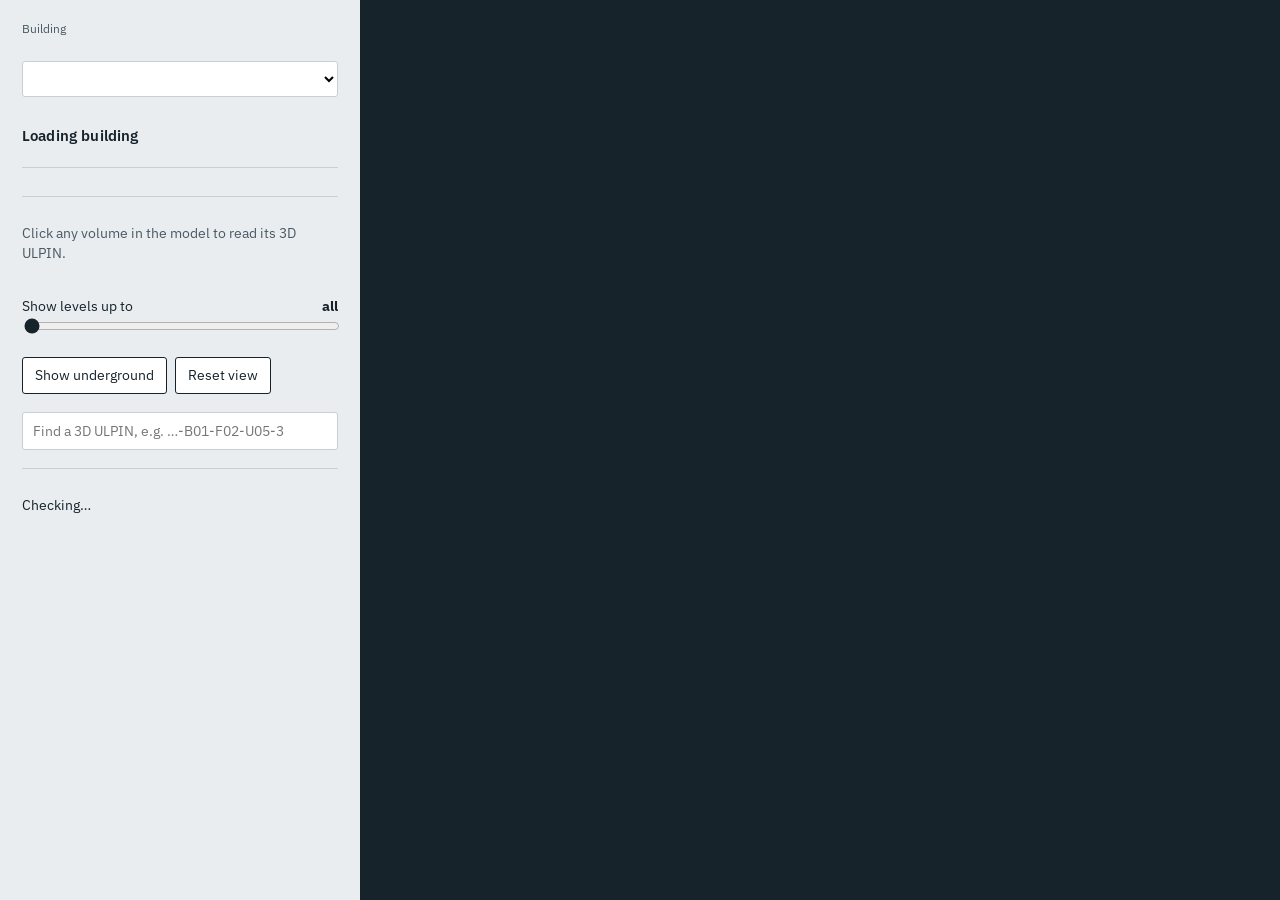
<file: web/index.html>
<!doctype html>
<html lang="en">
<head>
<meta charset="utf-8">
<meta name="viewport" content="width=device-width, initial-scale=1">
<title>3D ULPIN viewer</title>
<link rel="preconnect" href="https://fonts.googleapis.com">
<link href="https://fonts.googleapis.com/css2?family=IBM+Plex+Sans:wght@400;500;600&display=swap" rel="stylesheet">
<link href="https://cesium.com/downloads/cesiumjs/releases/1.119/Build/Cesium/Widgets/widgets.css" rel="stylesheet">
<script src="https://cesium.com/downloads/cesiumjs/releases/1.119/Build/Cesium/Cesium.js"></script>
<style>
  :root{
    --paper:#E9EDF0; --ink:#16232B; --ink-2:#4A5A64; --rule:#C7CFD5;
    --red:#B8322F; --select:#F2C94C; --sand:#C9A66B; --ok:#2E7D5B;
    font-family:"IBM Plex Sans",system-ui,sans-serif;
  }
  *{box-sizing:border-box}
  html,body{margin:0;height:100%;background:var(--ink);color:var(--ink)}
  #cesium{position:absolute;inset:0}
  .cesium-viewer-bottom,.cesium-viewer-toolbar,.cesium-viewer-animationContainer,.cesium-viewer-timelineContainer{display:none!important}
  #panel{position:absolute;top:0;left:0;bottom:0;width:360px;max-width:100%;background:var(--paper);
         padding:20px 22px;overflow-y:auto;display:flex;flex-direction:column;gap:18px;font-size:14px;line-height:1.45}
  h1{font-size:15px;font-weight:600;margin:0;letter-spacing:.01em}
  h1 small{display:block;font-weight:400;color:var(--ink-2);margin-top:2px}
  .badge{display:inline-block;padding:1px 7px;border-radius:3px;font-size:11px;font-weight:600;vertical-align:middle}
  .badge.est{background:#F3E5B8;color:#9A6B00} .badge.sur{background:#D3EADF;color:var(--ok)}
  .facts{display:grid;grid-template-columns:auto 1fr;gap:3px 14px;margin:0;border-top:1px solid var(--rule);padding-top:10px}
  .facts dt{color:var(--ink-2)} .facts dd{margin:0;font-variant-numeric:tabular-nums}
  .flag{color:var(--ink-2);font-size:12px}
  #id{border-top:1px solid var(--rule);padding-top:12px}
  #id .empty{color:var(--ink-2)}
  .seg{display:flex;flex-wrap:wrap;gap:6px;align-items:flex-end}
  .seg div{background:#fff;border:1px solid var(--rule);border-radius:3px;padding:6px 7px;text-align:center}
  .seg div:first-child{flex-basis:100%}
  .seg b{display:block;font-size:20px;font-weight:600;letter-spacing:.04em;font-variant-numeric:tabular-nums;white-space:nowrap}
  .seg div:first-child b{font-size:15px;letter-spacing:.06em}
  .seg span{font-size:11px;color:var(--ink-2)}
  .seg .check b{color:var(--ok)}
  .meaning{margin:8px 0 0;font-weight:500}
  label{display:flex;justify-content:space-between;align-items:center;gap:10px}
  input[type=range]{width:100%;accent-color:var(--ink)}
  input[type=checkbox]{accent-color:var(--ink);width:16px;height:16px}
  input[type=search]{width:100%;padding:8px 10px;border:1px solid var(--rule);border-radius:3px;font:inherit;background:#fff}
  input:focus-visible,button:focus-visible{outline:2px solid var(--ink);outline-offset:2px}
  button{font:inherit;padding:7px 12px;border:1px solid var(--ink);border-radius:3px;background:#fff;color:var(--ink);cursor:pointer}
  button[aria-pressed=true]{background:var(--ink);color:#fff}
  .row{display:flex;gap:8px;flex-wrap:wrap}
  #report{border-top:1px solid var(--rule);padding-top:12px}
  #report .clean{color:var(--ok);font-weight:500}
  #report .bad{color:var(--red);font-weight:500}
  #report ul{margin:6px 0 0;padding-left:18px} #report li{margin:3px 0}
  #report li button{padding:0;border:0;background:none;color:var(--red);text-decoration:underline;cursor:pointer}
  .legend{display:flex;gap:10px;flex-wrap:wrap;font-size:12px;color:var(--ink-2)}
  .legend i{display:inline-block;width:12px;height:12px;border-radius:2px;vertical-align:-2px;margin-right:4px}
  @media (max-width:640px){#panel{top:auto;height:52%;width:100%;border-top:1px solid var(--rule)}}
  @media (prefers-reduced-motion:reduce){*{transition:none!important}}
</style>
</head>
<body>
<div id="cesium"></div>
<aside id="panel" aria-label="Building and unit details">
  <label for="pick" style="margin:0 0 6px;font-size:12px;color:var(--ink-2)">Building</label>
  <select id="pick" aria-label="Choose a building" style="width:100%;padding:7px 8px;border:1px solid var(--rule);border-radius:3px;font:inherit;background:#fff;margin-bottom:10px"></select>
  <h1 id="title">Loading building<small id="subtitle"></small></h1>
  <dl class="facts" id="facts"></dl>

  <section id="id"><p class="empty">Click any volume in the model to read its 3D ULPIN.</p></section>

  <div>
    <label for="floor">Show levels up to <b id="floorName">all</b></label>
    <input id="floor" type="range" min="0" max="0" value="0" step="1">
  </div>

  <div class="row">
    <button id="under" aria-pressed="false">Show underground</button>
    <button id="reset">Reset view</button>
  </div>

  <form id="find" role="search"><input id="q" type="search" placeholder="Find a 3D ULPIN, e.g. …-B01-F02-U05-3" aria-label="Find a 3D ULPIN"></form>

  <section id="report"><p>Checking…</p></section>

  <div class="legend" id="legend"></div>
  <p class="flag" id="source"></p>
</aside>

<script>
const q = new URLSearchParams(location.search);
const PID = q.get("building");
const LEVEL_COLORS = ["#2F6F8F","#3A82A3","#4A95B5","#5FA8C5","#7ABBD3","#98CDE0","#B5DEEB","#D0ECF5"];
const SAND = "#C9A66B", RED = "#B8322F", SELECT = "#F2C94C";

Cesium.Ion.defaultAccessToken = undefined;
const viewer = new Cesium.Viewer("cesium", {
  // Free OpenStreetMap imagery, no Cesium ion token needed
  baseLayer: new Cesium.ImageryLayer(new Cesium.OpenStreetMapImageryProvider({url:"https://tile.openstreetmap.org/"})),
  baseLayerPicker:false, geocoder:false, homeButton:false, sceneModePicker:false,
  navigationHelpButton:false, animation:false, timeline:false, fullscreenButton:false, infoBox:false, selectionIndicator:false,
  contextOptions: { webgl: { preserveDrawingBuffer: true } },  // lets screenshots capture the canvas
});
viewer.scene.globe.translucency.enabled = true;
viewer.scene.globe.translucency.frontFaceAlpha = 1;
viewer.scene.screenSpaceCameraController.enableCollisionDetection = false;

const $ = s => document.querySelector(s);
const state = { units: [], levels: [], entities: new Map(), selected: null, findings: new Map(), bbox: null };

function levelIndex(code){ return state.levels.findIndex(l => l.level_code === code); }
function colorFor(p){
  if (state.findings.has(p.ulpin)) return RED;
  if (p.building_no === 0) return "#6B7280";
  if (p.level_code.startsWith("B")) return SAND;
  const above = state.levels.filter(l => !l.level_code.startsWith("B")).map(l => l.level_code);
  return LEVEL_COLORS[above.indexOf(p.level_code) % LEVEL_COLORS.length];
}

async function load(){
  const list = await (await fetch("/api/buildings")).json();
  if (!list.length){ $("#title").textContent = "No building found. Run the pipeline first."; return; }
  const b = list.find(x => x.pand_id === PID) || list[0];   // list is India first, newest first
  $("#pick").innerHTML = list.map(x => `<option value="${x.pand_id}" ${x.pand_id === b.pand_id ? "selected" : ""}>${x.india ? "" : "[NL] "}${x.label}${x.pand_id.endsWith("-broken") ? " (broken demo)" : ""} · ${x.accuracy}</option>`).join("");
  $("#pick").onchange = e => { location.search = "?building=" + encodeURIComponent(e.target.value); };
  document.title = `${b.label} · 3D ULPIN`;
  const [floors, units, report, meta] = await Promise.all([
    fetch(`/api/buildings/${b.pand_id}/floors`).then(r=>r.json()),
    fetch(`/api/buildings/${b.pand_id}/units`).then(r=>r.json()),
    fetch(`/api/buildings/${b.pand_id}/report`).then(r=>r.json()),
    fetch(`/api/buildings/${b.pand_id}/meta`).then(r=>r.json()),
  ]);
  state.levels = floors.features.map(f=>f.properties).sort((a,c)=>a.z_min-c.z_min);
  state.units = units.features;
  for (const f of report.findings) if (f.ulpin) state.findings.set(f.ulpin, [...(state.findings.get(f.ulpin)||[]), f]);

  $("#title").firstChild.textContent = b.label !== b.pand_id ? `${b.label}` : `Building ${b.pand_id}`;
  $("#subtitle").innerHTML = `<span class="badge ${meta.accuracy === 'estimated' ? 'est' : 'sur'}">${meta.accuracy}</span> ${b.year_built ? "Built " + b.year_built + ", " : ""}${b.roof_type || 'unknown'} roof`;
  if (meta.assumed && meta.assumed.length) $("#source").textContent = "Assumed, not measured: " + meta.assumed.join("; ") + ".";
  $("#facts").innerHTML = [
    ["Height", `${b.height_m.toFixed(1)} m`],
    ["Floors", `${state.levels.filter(l=>!l.level_code.startsWith("B")).length} above ground, ${state.levels.filter(l=>l.level_code.startsWith("B")).length} below`],
    ["Registered units", b.units_official ?? "—"],
    ["Volumes with an ID", units.features.length],
    ["Footprint", `${Math.round(b.footprint_m2)} m²`],
    ...(meta.admin ? [["Revenue village", `${meta.admin.village}, ${meta.admin.subdistrict}, ${meta.admin.district}`], ["Census codes", `${meta.admin.state_code} / ${meta.admin.district_code} / ${meta.admin.village_code}`]] : []),
  ].map(([k,v])=>`<dt>${k}</dt><dd>${v}</dd>`).join("");
  if (!(meta.assumed && meta.assumed.length)) $("#source").textContent = `Floor count source: ${state.levels[0].floors_source.replace("_"," ")}.`;

  let west=180,south=90,east=-180,north=-90;
  state.units.forEach((f, i) => {
    const p = f.properties;
    if (!f.geometry) return;
    // MultiPolygon: draw the largest part; a bad ring would stop Cesium's whole render loop
    let ring = f.geometry.type === "MultiPolygon" ? f.geometry.coordinates.reduce((a, b) => (b[0].length > a[0].length ? b : a))[0] : f.geometry.coordinates[0];
    if (!ring || ring.length < 4 || ring.some(([x, y]) => !isFinite(x) || !isFinite(y))) return;
    for (const [x,y] of ring){ west=Math.min(west,x); east=Math.max(east,x); south=Math.min(south,y); north=Math.max(north,y); }
    const e = viewer.entities.add({
      id: `vol-${i}`,   // not the ULPIN: a broken dataset may legitimately contain duplicate IDs
      polygon: { hierarchy: Cesium.Cartesian3.fromDegreesArray(ring.flat()), height: p.z_min, extrudedHeight: p.z_max,
                 material: Cesium.Color.fromCssColorString(colorFor(p)).withAlpha(0.92), outline: true, outlineColor: Cesium.Color.fromCssColorString("#16232B").withAlpha(0.6) },
      properties: p,
    });
    state.entities.set(p.ulpin, e);
  });
  state.bbox = Cesium.Rectangle.fromDegrees(west, south, east, north);
  const above = state.levels.filter(l=>!l.level_code.startsWith("B"));
  $("#floor").max = above.length; $("#floor").value = above.length;
  $("#legend").innerHTML = above.map((l,i)=>`<span><i style="background:${LEVEL_COLORS[i%LEVEL_COLORS.length]}"></i>${l.level_code}</span>`).join("")
    + `<span><i style="background:${SAND}"></i>parking</span><span><i style="background:#6B7280"></i>utility</span><span><i style="background:${RED}"></i>problem</span>`;
  renderReport(report);
  applyVisibility();
  resetView();
}

function applyVisibility(){
  const maxAbove = +$("#floor").value, under = $("#under").getAttribute("aria-pressed")==="true";
  const above = state.levels.filter(l=>!l.level_code.startsWith("B")).map(l=>l.level_code);
  $("#floorName").textContent = maxAbove === 0 ? "none" : above[maxAbove-1];
  for (const [ulpin,e] of state.entities){
    const c = e.properties.level_code.getValue();
    e.show = c.startsWith("B") ? under : above.indexOf(c) < maxAbove;
  }
  viewer.scene.globe.translucency.frontFaceAlpha = under ? 0.35 : 1;
}

function select(ulpin){
  if (state.selected){ const prev = state.entities.get(state.selected); prev.polygon.material = Cesium.Color.fromCssColorString(colorFor(prev.properties.getValue())).withAlpha(0.92); }
  state.selected = ulpin;
  const e = state.entities.get(ulpin);
  if (!e){ $("#id").innerHTML = `<p class="empty">No volume has the ID ${ulpin}.</p>`; return; }
  e.polygon.material = Cesium.Color.fromCssColorString(SELECT);
  const p = e.properties.getValue();
  const [parent, bld, lvl, unit, check] = ulpin.split("-");
  const kind = {U:"flat",P:"parking slot",C:"common area",T:"utility corridor"}[unit[0]];
  const lvlText = lvl==="G00" ? "on the ground floor" : lvl[0]==="F" ? `on floor ${+lvl.slice(1)}` : lvl[0]==="B" ? (bld==="B00" ? `${-p.z_max} to ${-p.z_min} m below ground` : `in basement ${+lvl.slice(1)}`) : lvl[0]==="R" ? "on the roof" : "in the air rights above";
  const probs = state.findings.get(ulpin) || [];
  $("#id").innerHTML = `
    <div class="seg">
      <div><b>${parent}</b><span>parcel ULPIN</span></div>
      <div><b>${bld}</b><span>building</span></div>
      <div><b>${lvl}</b><span>level</span></div>
      <div><b>${unit}</b><span>unit</span></div>
      <div class="check"><b>${check}</b><span>check</span></div>
    </div>
    <p class="meaning">${kind[0].toUpperCase()+kind.slice(1)} ${+unit.slice(1)}, ${lvlText}, ${bld==="B00" ? "under the parcel, no building" : "building " + (+bld.slice(1))}</p>
    <dl class="facts">
      <dt>Height range</dt><dd>${p.z_min} to ${p.z_max} m</dd>
      <dt>Floor area</dt><dd>${p.area_m2} m²</dd>
      <dt>Volume</dt><dd>${p.volume_m3} m³</dd>
      <dt>Owner</dt><dd>${p.owner || "not linked yet"}</dd>${p.network_type ? `<dt>Network</dt><dd>${p.network_type}${p.operator ? ", " + p.operator : ""}</dd>` : ""}
    </dl>
    ${probs.length ? `<p class="bad" style="color:var(--red)">${probs.map(x=>x.check+": "+x.message).join("<br>")}</p>` : ""}`;
}

function renderReport(report){
  const f = report.findings;
  $("#report").innerHTML = f.length === 0
    ? `<p class="clean">All ${report.units} volumes pass the 6 topology checks.</p>`
    : `<p class="bad">${f.length} problem${f.length>1?"s":""} found</p><ul>${f.map(x=>`<li>${x.check}${x.ulpin?`: <button data-u="${x.ulpin}">${x.ulpin}</button>`:` on level ${x.level}`} — ${x.message}</li>`).join("")}</ul>`;
  $("#report").querySelectorAll("button").forEach(b=>b.onclick=()=>{ select(b.dataset.u); viewer.flyTo(state.entities.get(b.dataset.u)); });
}

function resetView(){ viewer.zoomTo(viewer.entities, new Cesium.HeadingPitchRange(Cesium.Math.toRadians(30), Cesium.Math.toRadians(-35), 140)); }

new Cesium.ScreenSpaceEventHandler(viewer.scene.canvas).setInputAction(ev=>{
  const picked = viewer.scene.pick(ev.position);
  if (picked && picked.id && picked.id.properties) select(picked.id.properties.ulpin.getValue());
}, Cesium.ScreenSpaceEventType.LEFT_CLICK);
$("#floor").oninput = applyVisibility;
$("#under").onclick = e => { e.target.setAttribute("aria-pressed", e.target.getAttribute("aria-pressed")!=="true"); e.target.textContent = e.target.getAttribute("aria-pressed")==="true" ? "Hide underground" : "Show underground"; applyVisibility(); };
$("#reset").onclick = resetView;
$("#find").onsubmit = e => { e.preventDefault(); const u = $("#q").value.trim().toUpperCase(); select(u); if (state.entities.get(u)) viewer.flyTo(state.entities.get(u)); };
load();
</script>
</body>
</html>
</file>
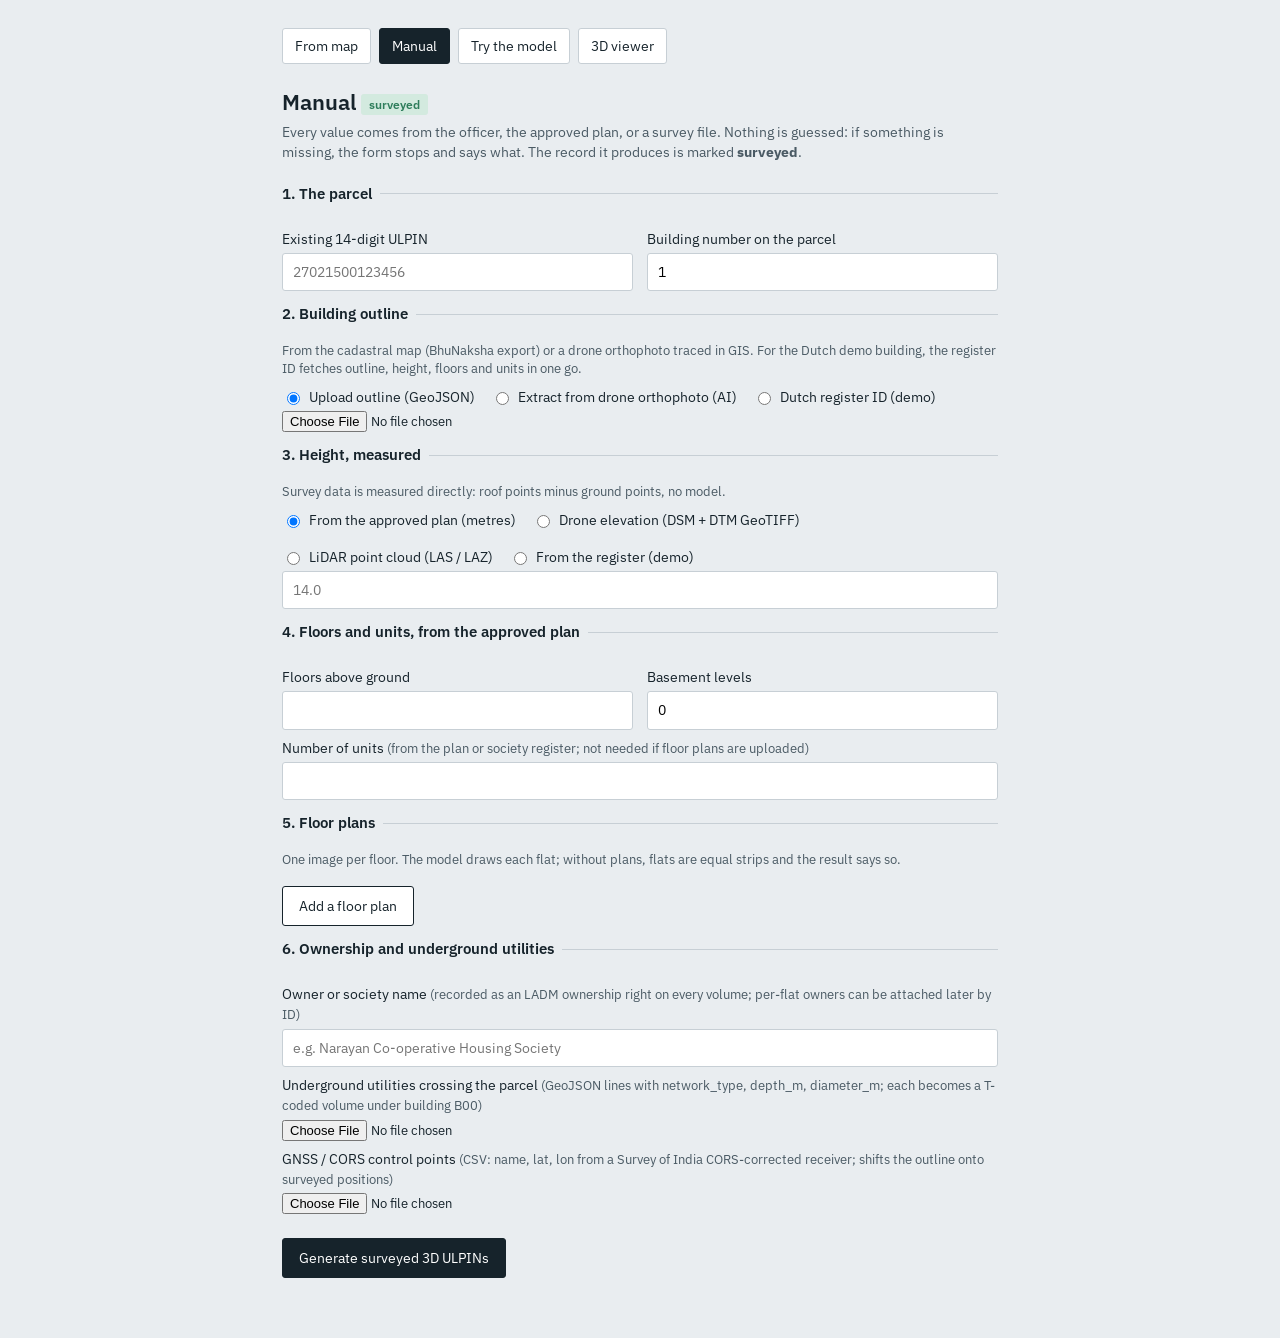
<file: web/manual.html>
<!doctype html>
<html lang="en">
<head>
<meta charset="utf-8">
<meta name="viewport" content="width=device-width, initial-scale=1">
<title>Manual: surveyed building</title>
<link href="https://fonts.googleapis.com/css2?family=IBM+Plex+Sans:wght@400;500;600&display=swap" rel="stylesheet">
<link rel="stylesheet" href="intake.css">
</head>
<body>
<main>
  <nav class="routes"><a href="from-map.html">From map</a><a href="manual.html" aria-current="page">Manual</a><a href="try_model.html">Try the model</a><a href="/">3D viewer</a></nav>
  <h1>Manual <span class="badge sur">surveyed</span></h1>
  <p class="lead">Every value comes from the officer, the approved plan, or a survey file. Nothing is guessed: if something is missing, the form stops and says what. The record it produces is marked <b>surveyed</b>.</p>

  <form id="f">
    <fieldset>
      <legend>1. The parcel</legend>
      <div class="row">
        <div><label for="parent">Existing 14-digit ULPIN</label><input id="parent" name="parent_ulpin" type="text" required pattern="\d{14}" placeholder="27021500123456" inputmode="numeric"></div>
        <div><label for="bno">Building number on the parcel</label><input id="bno" name="building_no" type="number" min="1" max="99" value="1" required></div>
      </div>
    </fieldset>

    <fieldset>
      <legend>2. Building outline</legend>
      <p class="hint">From the cadastral map (BhuNaksha export) or a drone orthophoto traced in GIS. For the Dutch demo building, the register ID fetches outline, height, floors and units in one go.</p>
      <div class="choice">
        <label><input type="radio" name="fp_mode" value="geojson" checked> Upload outline (GeoJSON)</label>
        <label><input type="radio" name="fp_mode" value="ortho"> Extract from drone orthophoto (AI)</label>
        <label><input type="radio" name="fp_mode" value="bag"> Dutch register ID (demo)</label>
      </div>
      <div class="opt" data-for="fp_mode:geojson"><input name="footprint" type="file" accept=".geojson,.json"></div>
      <div class="opt" data-for="fp_mode:ortho" hidden>
        <p class="hint">Georeferenced GeoTIFF from a drone survey. The Segment Anything Model traces the roof under the point you give; corners are squared. Recorded as AI-traced, not surveyed.</p>
        <input name="ortho" type="file" accept=".tif,.tiff">
        <div class="row" style="margin-top:6px"><input name="ortho_lon" type="number" step="0.00001" placeholder="longitude inside the roof, e.g. 4.34612"><input name="ortho_lat" type="number" step="0.00001" placeholder="latitude, e.g. 51.99817"></div>
      </div>
      <div class="opt" data-for="fp_mode:bag" hidden><input name="bag_id" type="text" placeholder="0503100000000071" pattern="\d{16}"></div>
    </fieldset>

    <fieldset>
      <legend>3. Height, measured</legend>
      <p class="hint">Survey data is measured directly: roof points minus ground points, no model.</p>
      <div class="choice">
        <label><input type="radio" name="h_mode" value="number" checked> From the approved plan (metres)</label>
        <label><input type="radio" name="h_mode" value="dsm"> Drone elevation (DSM + DTM GeoTIFF)</label>
        <label><input type="radio" name="h_mode" value="las"> LiDAR point cloud (LAS / LAZ)</label>
        <label><input type="radio" name="h_mode" value="register"> From the register (demo)</label>
      </div>
      <div class="opt" data-for="h_mode:number"><input name="height_m" type="number" step="0.1" min="2" placeholder="14.0"></div>
      <div class="opt" data-for="h_mode:dsm" hidden><label>Surface model (DSM)</label><input name="dsm" type="file" accept=".tif,.tiff"><label>Terrain model (DTM)</label><input name="dtm" type="file" accept=".tif,.tiff"></div>
      <div class="opt" data-for="h_mode:las" hidden><input name="las" type="file" accept=".las,.laz"></div>
    </fieldset>

    <fieldset>
      <legend>4. Floors and units, from the approved plan</legend>
      <div class="row">
        <div><label for="floors">Floors above ground</label><input id="floors" name="floors_official" type="number" min="1" max="99"></div>
        <div><label for="base">Basement levels</label><input id="base" name="basements" type="number" min="0" max="9" value="0"></div>
      </div>
      <label for="units">Number of units <span class="hint">(from the plan or society register; not needed if floor plans are uploaded)</span></label>
      <input id="units" name="units_official" type="number" min="1">
    </fieldset>

    <fieldset>
      <legend>5. Floor plans</legend>
      <p class="hint">One image per floor. The model draws each flat; without plans, flats are equal strips and the result says so.</p>
      <div id="plans"></div>
      <button type="button" class="secondary" id="addplan" style="margin-top:8px">Add a floor plan</button>
    </fieldset>


    <fieldset>
      <legend>6. Ownership and underground utilities</legend>
      <label for="owner">Owner or society name <span class="hint">(recorded as an LADM ownership right on every volume; per-flat owners can be attached later by ID)</span></label>
      <input id="owner" name="owner" type="text" placeholder="e.g. Narayan Co-operative Housing Society">
      <label>Underground utilities crossing the parcel <span class="hint">(GeoJSON lines with network_type, depth_m, diameter_m; each becomes a T-coded volume under building B00)</span></label>
      <input name="utilities" type="file" accept=".geojson,.json">
      <label>GNSS / CORS control points <span class="hint">(CSV: name, lat, lon from a Survey of India CORS-corrected receiver; shifts the outline onto surveyed positions)</span></label>
      <input name="gnss" type="file" accept=".csv">
    </fieldset>
    <div style="margin-top:18px"><button type="submit">Generate surveyed 3D ULPINs</button></div>
  </form>
  <section id="result" hidden aria-live="polite"></section>
</main>
<script src="intake.js"></script>
<script>
$('#f').onsubmit = e => { e.preventDefault(); submitForm(e.target, 'manual'); };
</script>
</body>
</html>
</file>
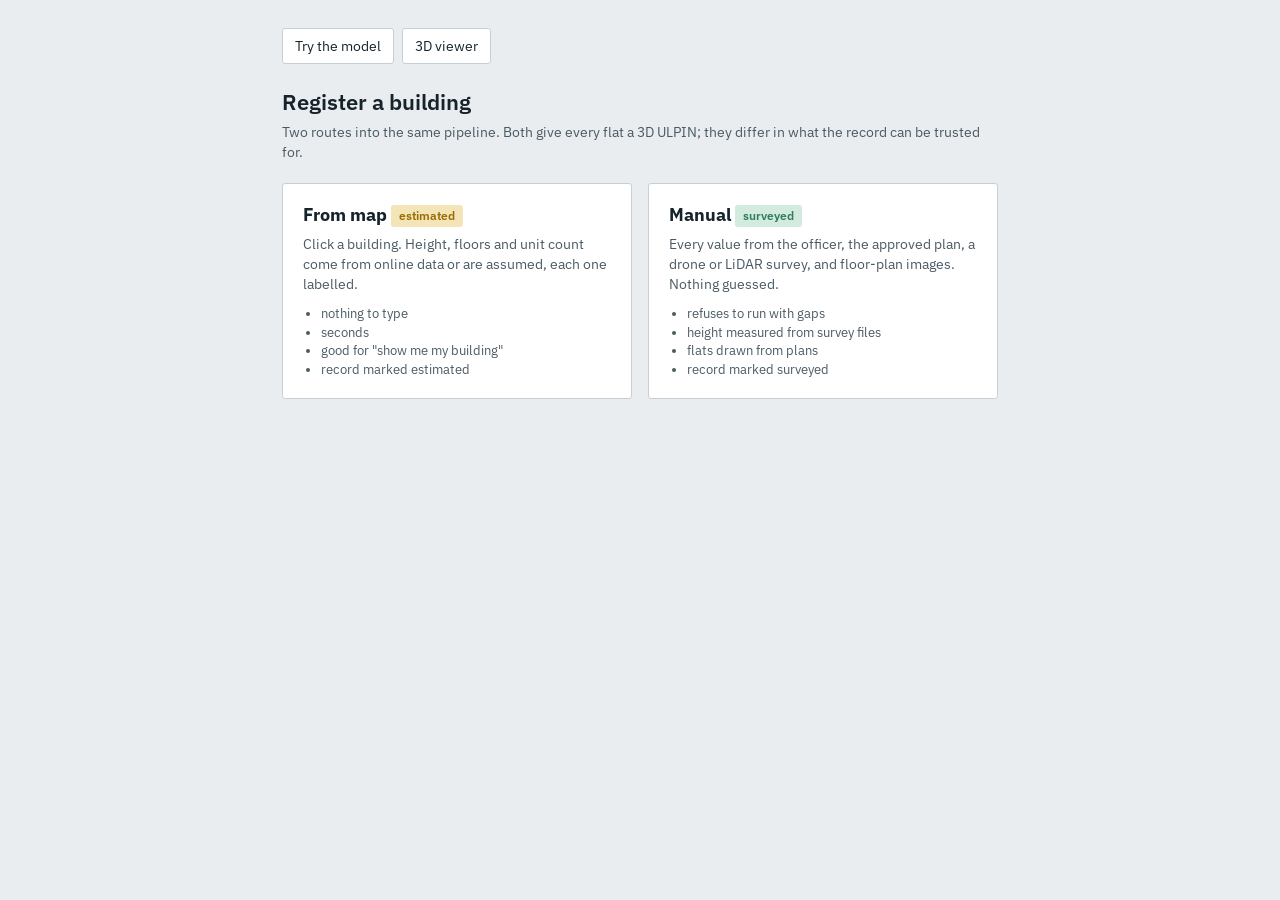
<file: web/submit.html>
<!doctype html>
<html lang="en">
<head>
<meta charset="utf-8">
<meta name="viewport" content="width=device-width, initial-scale=1">
<title>Register a building</title>
<link href="https://fonts.googleapis.com/css2?family=IBM+Plex+Sans:wght@400;500;600&display=swap" rel="stylesheet">
<link rel="stylesheet" href="intake.css">
<style>
  .cards{display:grid;grid-template-columns:1fr 1fr;gap:16px;margin-top:8px} @media(max-width:600px){.cards{grid-template-columns:1fr}}
  .card{display:block;background:#fff;border:1px solid var(--rule);border-radius:3px;padding:18px 20px;text-decoration:none;color:var(--ink)}
  .card:hover{border-color:var(--ink)} .card h2{font-size:18px;margin:0 0 6px} .card p{margin:0 0 10px;color:var(--ink-2)}
  .card ul{margin:0;padding-left:18px;color:var(--ink-2);font-size:13px}
</style>
</head>
<body>
<main>
  <nav class="routes"><a href="try_model.html">Try the model</a><a href="/">3D viewer</a></nav>
  <h1>Register a building</h1>
  <p class="lead">Two routes into the same pipeline. Both give every flat a 3D ULPIN; they differ in what the record can be trusted for.</p>
  <div class="cards">
    <a class="card" href="from-map.html">
      <h2>From map <span class="badge est">estimated</span></h2>
      <p>Click a building. Height, floors and unit count come from online data or are assumed, each one labelled.</p>
      <ul><li>nothing to type</li><li>seconds</li><li>good for "show me my building"</li><li>record marked estimated</li></ul>
    </a>
    <a class="card" href="manual.html">
      <h2>Manual <span class="badge sur">surveyed</span></h2>
      <p>Every value from the officer, the approved plan, a drone or LiDAR survey, and floor-plan images. Nothing guessed.</p>
      <ul><li>refuses to run with gaps</li><li>height measured from survey files</li><li>flats drawn from plans</li><li>record marked surveyed</li></ul>
    </a>
  </div>
</main>
</body>
</html>
</file>
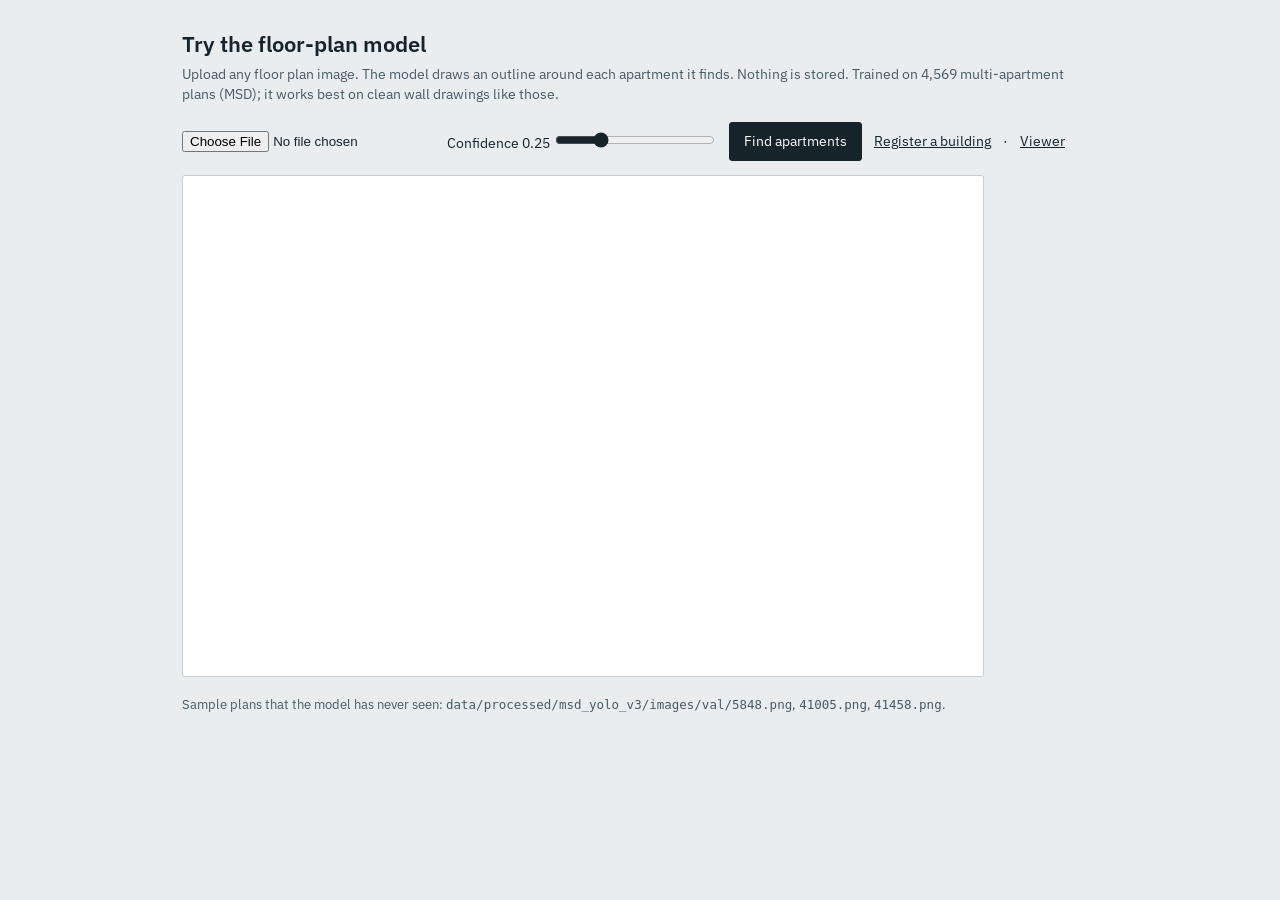
<file: web/try_model.html>
<!doctype html>
<html lang="en">
<head>
<meta charset="utf-8">
<meta name="viewport" content="width=device-width, initial-scale=1">
<title>Try the floor-plan model</title>
<link href="https://fonts.googleapis.com/css2?family=IBM+Plex+Sans:wght@400;500;600&display=swap" rel="stylesheet">
<style>
  :root{--paper:#E9EDF0;--ink:#16232B;--ink-2:#4A5A64;--rule:#C7CFD5;--red:#B8322F;--ok:#2E7D5B;font-family:"IBM Plex Sans",system-ui,sans-serif}
  *{box-sizing:border-box} body{margin:0;background:var(--paper);color:var(--ink);font-size:14px;line-height:1.45}
  main{max-width:960px;margin:0 auto;padding:28px 22px 60px}
  h1{font-size:22px;font-weight:600;margin:0 0 4px} .lead{color:var(--ink-2);margin:0 0 18px}
  .bar{display:flex;gap:12px;align-items:center;flex-wrap:wrap;margin-bottom:14px}
  input[type=range]{width:160px;accent-color:var(--ink)}
  button{font:inherit;padding:8px 14px;border:1px solid var(--ink);border-radius:3px;background:var(--ink);color:#fff;cursor:pointer}
  canvas{max-width:100%;background:#fff;border:1px solid var(--rule);border-radius:3px}
  #out{margin:10px 0 0;font-weight:500} .muted{color:var(--ink-2);font-size:12.5px}
  a{color:var(--ink)}
</style>
</head>
<body>
<main>
  <h1>Try the floor-plan model</h1>
  <p class="lead">Upload any floor plan image. The model draws an outline around each apartment it finds. Nothing is stored. Trained on 4,569 multi-apartment plans (MSD); it works best on clean wall drawings like those.</p>
  <div class="bar">
    <input id="file" type="file" accept="image/*">
    <label>Confidence <span id="cv">0.25</span> <input id="conf" type="range" min="0.05" max="0.8" step="0.05" value="0.25"></label>
    <button id="run">Find apartments</button>
    <a href="/submit.html">Register a building</a> · <a href="/">Viewer</a>
  </div>
  <canvas id="c" width="800" height="500"></canvas>
  <p id="out"></p>
  <p class="muted">Sample plans that the model has never seen: <code>data/processed/msd_yolo_v3/images/val/5848.png</code>, <code>41005.png</code>, <code>41458.png</code>.</p>
</main>
<script>
const $ = s => document.querySelector(s), cv = $('#c'), ctx = cv.getContext('2d');
let img = null;
$('#conf').oninput = e => $('#cv').textContent = e.target.value;
$('#file').onchange = e => { const f = e.target.files[0]; if (!f) return; img = new Image(); img.onload = () => { cv.width = img.width; cv.height = img.height; ctx.drawImage(img, 0, 0); $('#out').textContent = ''; }; img.src = URL.createObjectURL(f); };
$('#run').onclick = async () => {
  const f = $('#file').files[0]; if (!f) { $('#out').textContent = 'Choose an image first.'; return; }
  const fd = new FormData(); fd.append('image', f); fd.append('conf', $('#conf').value);
  $('#out').textContent = 'Running…';
  const r = await fetch('/api/plan_preview', { method: 'POST', body: fd }); const j = await r.json();
  if (!r.ok) { $('#out').textContent = j.detail; return; }
  ctx.drawImage(img, 0, 0);
  const cols = ['#B8322F', '#2F6F8F', '#2E7D5B', '#C9A66B', '#7A4E9E', '#D97706'];
  j.apartments.forEach((a, i) => {
    ctx.beginPath(); a.points.forEach(([x, y], k) => k ? ctx.lineTo(x, y) : ctx.moveTo(x, y)); ctx.closePath();
    ctx.fillStyle = cols[i % cols.length] + '55'; ctx.fill(); ctx.strokeStyle = cols[i % cols.length]; ctx.lineWidth = 2; ctx.stroke();
    const [x, y] = a.points[0]; ctx.fillStyle = cols[i % cols.length]; ctx.font = '600 14px IBM Plex Sans, sans-serif'; ctx.fillText(`U${String(i + 1).padStart(2, '0')} ${(a.conf * 100).toFixed(0)}%`, x + 4, y + 14);
  });
  $('#out').textContent = `${j.apartments.length} apartment${j.apartments.length === 1 ? '' : 's'} found. Each would get its own unit code (U01, U02, …) when registered.`;
};
</script>
</body>
</html>
</file>
<file: web/intake.css>
:root{--paper:#E9EDF0;--ink:#16232B;--ink-2:#4A5A64;--rule:#C7CFD5;--red:#B8322F;--ok:#2E7D5B;--amber:#9A6B00;font-family:"IBM Plex Sans",system-ui,sans-serif}
*{box-sizing:border-box} body{margin:0;background:var(--paper);color:var(--ink);font-size:14px;line-height:1.45}
main{max-width:760px;margin:0 auto;padding:28px 22px 60px}
h1{font-size:22px;font-weight:600;margin:0 0 4px} .lead{color:var(--ink-2);margin:0 0 20px}
nav.routes{display:flex;gap:8px;margin:0 0 22px;flex-wrap:wrap}
nav.routes a{padding:7px 12px;border:1px solid var(--rule);border-radius:3px;color:var(--ink);text-decoration:none;background:#fff}
nav.routes a[aria-current]{background:var(--ink);color:#fff;border-color:var(--ink)}
.badge{display:inline-block;padding:2px 8px;border-radius:3px;font-size:12px;font-weight:600;vertical-align:middle}
.badge.est{background:#F3E5B8;color:var(--amber)} .badge.sur{background:#D3EADF;color:var(--ok)}
fieldset{border:0;border-top:1px solid var(--rule);padding:16px 0 6px;margin:0 0 6px}
legend{font-weight:600;padding:0 8px 0 0;font-size:15px}
.hint{color:var(--ink-2);font-size:12.5px;margin:0 0 10px}
label{display:block;margin:8px 0 4px}
input[type=text],input[type=number],select{width:100%;padding:8px 10px;border:1px solid var(--rule);border-radius:3px;font:inherit;background:#fff}
input[type=file]{font:inherit;font-size:13px}
.row{display:grid;grid-template-columns:1fr 1fr;gap:14px} @media(max-width:560px){.row{grid-template-columns:1fr}}
.choice{display:flex;gap:16px;flex-wrap:wrap;margin:6px 0 4px} .choice label{margin:0;display:flex;gap:6px;align-items:center}
.opt[hidden]{display:none}
#plans{display:grid;grid-template-columns:auto 1fr;gap:6px 12px;align-items:center;margin-top:6px}
button{font:inherit;padding:9px 16px;border:1px solid var(--ink);border-radius:3px;background:var(--ink);color:#fff;cursor:pointer}
button.secondary{background:#fff;color:var(--ink)} button:disabled{opacity:.5;cursor:default}
button:focus-visible,input:focus-visible,select:focus-visible{outline:2px solid var(--ink);outline-offset:2px}
#result{margin-top:20px;padding:14px 16px;background:#fff;border:1px solid var(--rule);border-radius:3px}
#result ol,#result ul{margin:6px 0 0;padding-left:18px} .bad{color:var(--red)} .ok{color:var(--ok)} .warn{color:var(--amber)}
a{color:var(--ink)}
.filled{background:#FFF8E1 !important}
</file>
